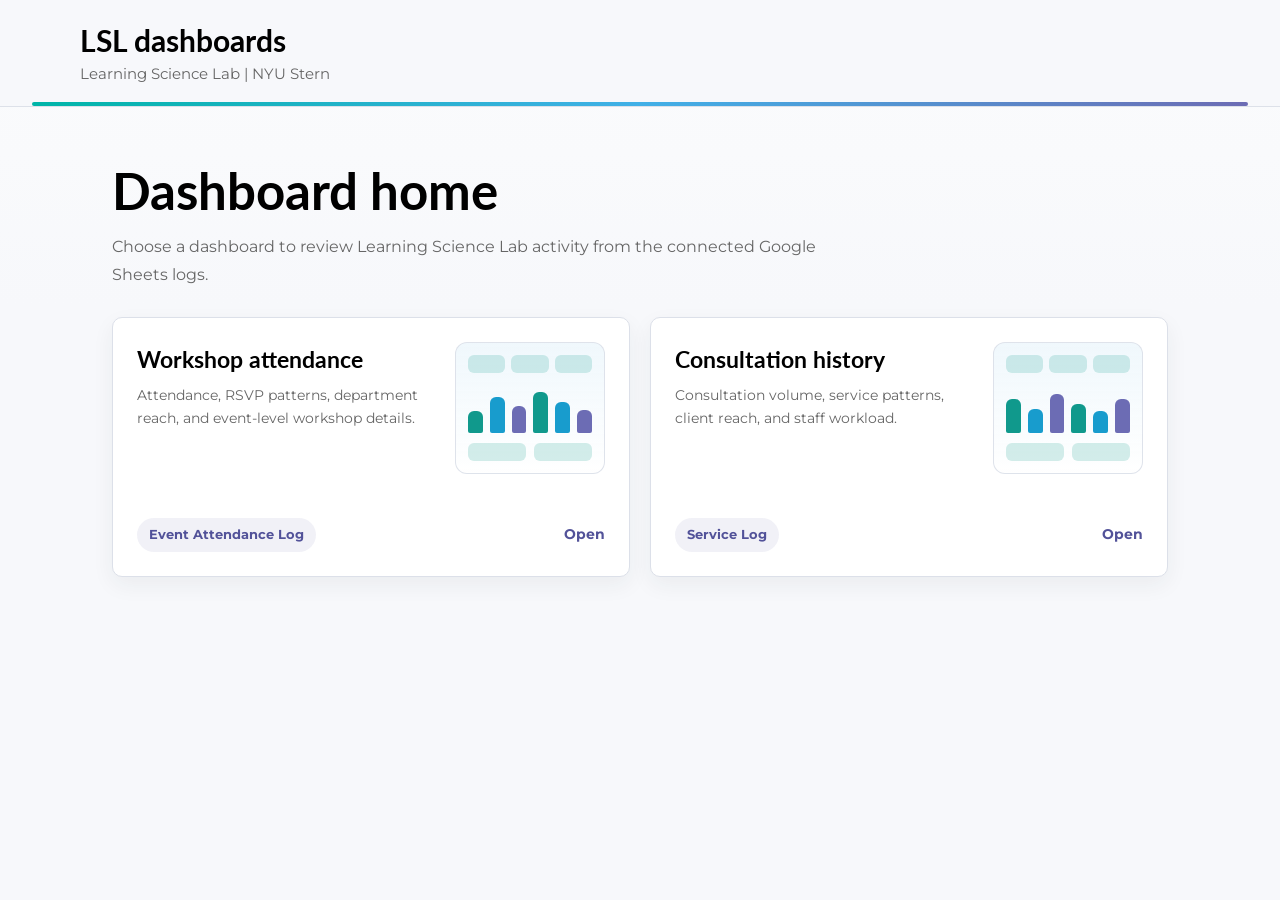
<file: index.html>
<!DOCTYPE html>
<html lang="en">
<head>
<meta charset="UTF-8" />
<meta name="viewport" content="width=device-width, initial-scale=1.0" />
<title>LSL dashboards</title>

<link rel="preconnect" href="https://fonts.googleapis.com" />
<link rel="preconnect" href="https://fonts.gstatic.com" crossorigin />
<link href="https://fonts.googleapis.com/css2?family=Lato:wght@700&family=Montserrat:wght@400;500;600;700&display=swap" rel="stylesheet" />

<link rel="stylesheet" href="styles.css?v=20260425-1" />
</head>
<body class="page-home">
<header>
  <div class="header-inner">
    <h1>LSL dashboards</h1>
    <p>Learning Science Lab | NYU Stern</p>
  </div>
</header>

<main>
  <section class="intro" aria-labelledby="page-title">
    <h2 id="page-title">Dashboard home</h2>
    <p>Choose a dashboard to review Learning Science Lab activity from the connected Google Sheets logs.</p>
  </section>

  <section class="dashboard-grid" aria-label="Available dashboards">
    <a class="dashboard-card" href="workshop-attendance.html">
      <div class="card-top">
        <div>
          <h3 class="card-title">Workshop attendance</h3>
          <p class="card-copy">Attendance, RSVP patterns, department reach, and event-level workshop details.</p>
        </div>
        <div class="preview" aria-hidden="true">
          <div class="preview-kpis"><span></span><span></span><span></span></div>
          <div class="preview-bars"><span class="bar-h-42"></span><span class="bar-h-78"></span><span class="bar-h-58"></span><span class="bar-h-88"></span><span class="bar-h-66"></span><span class="bar-h-48"></span></div>
          <div class="preview-footer"><span></span><span></span></div>
        </div>
      </div>
      <div class="card-meta">
        <span class="card-chip">Event Attendance Log</span>
        <span>Open</span>
      </div>
    </a>

    <a class="dashboard-card" href="consultations.html">
      <div class="card-top">
        <div>
          <h3 class="card-title">Consultation history</h3>
          <p class="card-copy">Consultation volume, service patterns, client reach, and staff workload.</p>
        </div>
        <div class="preview" aria-hidden="true">
          <div class="preview-kpis"><span></span><span></span><span></span></div>
          <div class="preview-bars"><span class="bar-h-74"></span><span class="bar-h-52"></span><span class="bar-h-84"></span><span class="bar-h-62"></span><span class="bar-h-46"></span><span class="bar-h-72"></span></div>
          <div class="preview-footer"><span></span><span></span></div>
        </div>
      </div>
      <div class="card-meta">
        <span class="card-chip">Service Log</span>
        <span>Open</span>
      </div>
    </a>
  </section>
</main>
</body>
</html>
</file>
<file: styles.css>
:root {
  --bg: #f7f8fb;
  --surface: #ffffff;
  --surface-alt: #eefbf8;
  --surface-blue: #eef7fc;
  --border: #dce0e9;
  --border-strong: #bfd7dd;
  --text: #333333;
  --text-strong: #000000;
  --muted: #666666;
  --teal-light: #89e5da;
  --teal: #00b5a8;
  --teal-dark: #10998c;
  --blue-light: #71cce1;
  --blue: #41b0e7;
  --blue-dark: #189ccd;
  --purple-light: #8788c1;
  --purple: #6c6cb4;
  --purple-dark: #525299;
  --shadow: 0 8px 22px rgba(28, 44, 58, 0.06);
  --radius: 10px;
  --radius-sm: 8px;
  --max-width: 1280px;
  --palette: #10998c, #41b0e7, #6c6cb4, #00b5a8, #189ccd, #525299, #89e5da, #71cce1;
}

*, *::before, *::after {
  box-sizing: border-box;
  margin: 0;
  padding: 0;
}

body {
  min-height: 100vh;
  background: var(--bg);
  background-image: linear-gradient(180deg, #fbfcfd 0%, #f7f8fb 24%, #f7f8fb 100%);
  color: var(--text);
  font-family: 'Montserrat', Arial, sans-serif;
  font-size: 14px;
  line-height: 1.5;
}

body.page-home {
  --max-width: 1120px;
  background-image: linear-gradient(180deg, #fbfcfd 0%, var(--bg) 34%, var(--bg) 100%);
}

a {
  color: var(--teal-dark);
  text-decoration: underline;
  text-decoration-thickness: 1.5px;
  text-underline-offset: 2px;
}

button,
input,
select {
  font: inherit;
}

.sr-only {
  position: absolute;
  width: 1px;
  height: 1px;
  padding: 0;
  margin: -1px;
  overflow: hidden;
  clip: rect(0, 0, 0, 0);
  white-space: nowrap;
  border: 0;
}

/* Home */
.page-home a {
  color: inherit;
  text-decoration: none;
}

.page-home header {
  padding: 24px 32px 20px;
  border-bottom: 1px solid rgba(220, 224, 233, 0.92);
  position: sticky;
  top: 0;
  background: rgba(247, 248, 251, 0.94);
  backdrop-filter: blur(14px);
  z-index: 10;
}

.page-home header::after {
  content: '';
  position: absolute;
  left: 32px;
  right: 32px;
  bottom: 0;
  height: 4px;
  border-radius: 999px;
  background: linear-gradient(90deg, var(--teal) 0%, var(--blue) 50%, var(--purple) 100%);
}

.page-home .header-inner {
  max-width: var(--max-width);
  margin: 0 auto;
}

.page-home h1 {
  font-family: 'Lato', Arial, sans-serif;
  font-size: 1.9rem;
  line-height: 1.1;
  color: var(--text-strong);
}

.page-home header p {
  margin-top: 6px;
  color: var(--muted);
  font-size: 0.95rem;
}

.page-home main {
  max-width: var(--max-width);
  margin: 0 auto;
  padding: 56px 32px 72px;
}

.intro {
  max-width: 760px;
  margin-bottom: 28px;
}

.intro h2 {
  font-family: 'Lato', Arial, sans-serif;
  font-size: clamp(2rem, 4vw, 3.4rem);
  line-height: 1.08;
  color: var(--text-strong);
}

.intro p {
  margin-top: 14px;
  color: var(--muted);
  font-size: 1rem;
  line-height: 1.75;
}

.dashboard-grid {
  display: grid;
  grid-template-columns: repeat(2, minmax(0, 1fr));
  gap: 20px;
}

.dashboard-card {
  min-height: 260px;
  display: grid;
  grid-template-rows: 1fr auto;
  gap: 22px;
  padding: 24px;
  background: #fff;
  border: 1px solid var(--border);
  border-radius: var(--radius);
  box-shadow: var(--shadow);
  color: inherit;
  text-decoration: none;
  transition: transform .15s ease, box-shadow .15s ease, border-color .15s ease;
}

.dashboard-card:hover {
  transform: translateY(-2px);
  border-color: rgba(16, 153, 140, 0.32);
  box-shadow: 0 12px 28px rgba(28, 44, 58, 0.09);
}

.card-top {
  display: grid;
  grid-template-columns: 1fr 150px;
  gap: 18px;
  align-items: start;
}

.card-title {
  font-family: 'Lato', Arial, sans-serif;
  font-size: 1.45rem;
  color: var(--text-strong);
}

.card-copy {
  margin-top: 8px;
  color: var(--muted);
  line-height: 1.65;
}

.card-meta {
  display: flex;
  align-items: center;
  justify-content: space-between;
  gap: 14px;
  color: var(--purple-dark);
  font-size: 0.9rem;
  font-weight: 700;
}

.card-chip {
  display: inline-flex;
  align-items: center;
  min-height: 34px;
  padding: 7px 12px;
  border-radius: 999px;
  background: rgba(82, 82, 153, 0.08);
  color: var(--purple-dark);
  font-size: 0.82rem;
  white-space: nowrap;
}

.preview {
  height: 132px;
  padding: 12px;
  border: 1px solid rgba(220, 224, 233, 0.9);
  border-radius: 12px;
  background: linear-gradient(180deg, rgba(238, 247, 252, 0.9), rgba(255, 255, 255, 0.96));
  display: grid;
  grid-template-rows: 18px 1fr 18px;
  gap: 10px;
}

.preview-kpis {
  display: grid;
  grid-template-columns: repeat(3, 1fr);
  gap: 6px;
}

.preview-kpis span,
.preview-footer span {
  border-radius: 6px;
  background: rgba(16, 153, 140, 0.18);
}

.preview-bars {
  display: flex;
  align-items: end;
  gap: 7px;
  padding-top: 4px;
}

.preview-bars span {
  flex: 1;
  min-height: 22px;
  border-radius: 6px 6px 2px 2px;
  background: var(--teal-dark);
}

.preview-bars span:nth-child(2),
.preview-bars span:nth-child(5) {
  background: var(--blue-dark);
}

.preview-bars span:nth-child(3),
.preview-bars span:nth-child(6) {
  background: var(--purple);
}

.bar-h-42 { height: 42%; }
.bar-h-46 { height: 46%; }
.bar-h-48 { height: 48%; }
.bar-h-52 { height: 52%; }
.bar-h-58 { height: 58%; }
.bar-h-62 { height: 62%; }
.bar-h-66 { height: 66%; }
.bar-h-72 { height: 72%; }
.bar-h-74 { height: 74%; }
.bar-h-78 { height: 78%; }
.bar-h-84 { height: 84%; }
.bar-h-88 { height: 88%; }

.preview-footer {
  display: grid;
  grid-template-columns: 1fr 1fr;
  gap: 8px;
}

/* Shared dashboards */
.page-dashboard header {
  padding: 24px 32px 20px;
  border-bottom: 1px solid rgba(220, 224, 233, 0.92);
  display: flex;
  align-items: flex-end;
  justify-content: space-between;
  gap: 16px;
  position: sticky;
  top: 0;
  background: rgba(247, 248, 251, 0.94);
  backdrop-filter: blur(14px);
  z-index: 100;
}

.page-dashboard header::after {
  content: '';
  position: absolute;
  left: 32px;
  right: 32px;
  bottom: 0;
  height: 4px;
  border-radius: 999px;
  background: linear-gradient(90deg, var(--teal) 0%, var(--blue) 50%, var(--purple) 100%);
}

.header-left h1 {
  font-family: 'Lato', Arial, sans-serif;
  font-size: 1.9rem;
  line-height: 1.1;
  color: var(--text-strong);
}

.header-left p {
  margin-top: 6px;
  color: var(--muted);
  font-size: 0.95rem;
}

.header-right {
  display: flex;
  align-items: center;
  gap: 12px;
  flex-wrap: wrap;
  justify-content: flex-end;
}

#status-pill {
  font-size: 0.8rem;
  font-weight: 700;
  padding: 7px 14px;
  border-radius: 99px;
  border: 2px solid var(--border);
  color: var(--muted);
  background: rgba(255, 255, 255, 0.78);
  transition: all .25s ease;
}

#status-pill.connected {
  border-color: rgba(16, 153, 140, 0.28);
  color: var(--teal-dark);
  background: rgba(137, 229, 218, 0.28);
}

#sign-in-btn,
#landing-btn {
  background: linear-gradient(135deg, var(--teal-dark), var(--blue-dark));
  color: #fff;
  border: none;
  padding: 11px 22px;
  border-radius: 999px;
  font-size: 0.95rem;
  font-weight: 700;
  cursor: pointer;
  transition: transform .15s ease, box-shadow .15s ease, opacity .15s ease;
  box-shadow: 0 10px 22px rgba(24, 156, 205, 0.2);
}

#sign-in-btn:hover,
#landing-btn:hover {
  opacity: 0.96;
  transform: translateY(-1px);
  box-shadow: 0 14px 26px rgba(24, 156, 205, 0.24);
}

#sign-in-btn:active,
#landing-btn:active {
  transform: translateY(0);
}

#sign-out-btn {
  display: none;
  background: #fff;
  color: var(--purple-dark);
  border: 2px solid rgba(108, 108, 180, 0.22);
  padding: 10px 16px;
  border-radius: 999px;
  font-size: 0.9rem;
  font-weight: 600;
  cursor: pointer;
  transition: background-color .2s ease, border-color .2s ease;
}

#sign-out-btn:hover {
  background: rgba(135, 136, 193, 0.08);
  border-color: rgba(108, 108, 180, 0.4);
}

.page-dashboard #landing,
.page-dashboard #loader,
.page-dashboard #dashboard,
.page-dashboard #error-msg {
  display: none;
}

.page-dashboard[data-ui-state="landing"] #landing {
  display: flex;
}

.page-dashboard[data-ui-state="loading"] #loader {
  display: flex;
}

.page-dashboard[data-ui-state="dashboard"] #dashboard {
  display: block;
}

.page-dashboard[data-ui-state="dashboard"] #sign-in-btn {
  display: none;
}

.page-dashboard[data-ui-state="dashboard"] #sign-out-btn {
  display: block;
}

.page-dashboard #error-msg.is-visible {
  display: block;
}

#landing {
  flex-direction: column;
  align-items: center;
  justify-content: center;
  min-height: calc(100vh - 102px);
  gap: 18px;
  text-align: center;
  padding: 56px 24px 64px;
  position: relative;
}

#landing > * {
  position: relative;
  z-index: 1;
}

#landing .big {
  font-family: 'Lato', Arial, sans-serif;
  font-size: clamp(2.4rem, 5vw, 4.25rem);
  line-height: 1.04;
  max-width: 780px;
  color: var(--text-strong);
}

.page-consultations #landing .big {
  max-width: 820px;
}

#landing .big em {
  color: var(--purple-dark);
  font-style: normal;
}

#landing .sub {
  color: var(--muted);
  max-width: 620px;
  font-size: 1.02rem;
  line-height: 1.75;
}

.page-consultations #landing .sub {
  max-width: 660px;
}

#landing-btn {
  margin-top: 10px;
  padding-inline: 32px;
}

#filters {
  max-width: var(--max-width);
  margin: 28px auto 0;
  background: #fff;
  border: 1px solid var(--border);
  border-radius: var(--radius);
  box-shadow: var(--shadow);
}

.filters-toggle {
  display: flex;
  align-items: center;
  justify-content: space-between;
  gap: 12px;
  padding: 13px 16px;
  width: 100%;
  background: transparent;
  border: none;
  cursor: pointer;
  text-align: left;
  border-radius: var(--radius);
  transition: background-color .15s ease;
}

.filters-toggle:hover {
  background: rgba(16, 153, 140, 0.04);
}

.filters-toggle-left {
  display: flex;
  align-items: center;
  gap: 10px;
}

.filters-toggle-label {
  font-size: 0.88rem;
  font-weight: 700;
  color: var(--text);
}

.filters-active-badge {
  display: none;
  align-items: center;
  min-height: 22px;
  padding: 2px 9px;
  border-radius: 999px;
  background: rgba(16, 153, 140, 0.12);
  color: var(--teal-dark);
  font-size: 0.78rem;
  font-weight: 700;
}

.filters-active-badge.visible {
  display: inline-flex;
}

.filters-toggle-chevron {
  width: 16px;
  height: 16px;
  flex: 0 0 auto;
  color: var(--muted);
  transition: transform .2s ease;
}

#filters.filters-open .filters-toggle-chevron {
  transform: rotate(180deg);
}

.filters-body {
  display: none;
  padding: 0 16px 16px;
  gap: 12px;
  align-items: flex-start;
}

#filters.filters-open .filters-body {
  display: flex;
}

.filters-list {
  display: flex;
  flex: 1;
  flex-wrap: wrap;
  gap: 10px 12px;
}

.filter-group {
  position: relative;
  display: flex;
  flex-direction: column;
  gap: 5px;
  flex: 1 1 160px;
  min-width: 150px;
}

.page-consultations .filter-group {
  flex-basis: 190px;
  min-width: 170px;
}

.filter-group label {
  font-size: 0.78rem;
  font-weight: 700;
  color: var(--text);
}

.filter-trigger,
.date-input {
  background: #fff;
  border: 2px solid var(--border);
  color: var(--text);
  padding: 9px 34px 9px 11px;
  border-radius: 12px;
  font-size: 0.88rem;
  width: 100%;
  min-height: 44px;
  transition: border-color .2s ease, box-shadow .2s ease;
}

.filter-trigger {
  background-image: url("data:image/svg+xml,%3Csvg xmlns='http://www.w3.org/2000/svg' width='12' height='8' viewBox='0 0 12 8'%3E%3Cpath d='M1 1.5 6 6.5l5-5' fill='none' stroke='%2310998C' stroke-width='2' stroke-linecap='round' stroke-linejoin='round'/%3E%3C/svg%3E");
  background-repeat: no-repeat;
  background-position: right 12px center;
  cursor: pointer;
  text-align: left;
}

.date-input {
  padding-right: 12px;
}

.filter-trigger:hover,
.date-input:hover {
  border-color: var(--border-strong);
}

.filter-trigger:focus-visible,
.date-input:focus-visible {
  outline: none;
  border-color: var(--teal-dark);
  box-shadow: 0 0 0 4px rgba(137, 229, 218, 0.28);
}

.filter-group.open .filter-trigger {
  border-color: var(--teal-dark);
  box-shadow: 0 0 0 4px rgba(137, 229, 218, 0.18);
}

.filter-trigger-text {
  display: block;
  overflow: hidden;
  text-overflow: ellipsis;
  white-space: nowrap;
  padding-right: 10px;
}

.filter-trigger.active .filter-trigger-text {
  color: var(--text-strong);
  font-weight: 600;
}

.filter-menu {
  position: absolute;
  top: calc(100% + 8px);
  left: 0;
  min-width: 220px;
  width: max-content;
  max-width: 320px;
  z-index: 30;
  background: #fff;
  border: 1px solid var(--border);
  border-radius: 16px;
  box-shadow: 0 18px 40px rgba(17, 62, 87, 0.14);
  overflow: hidden;
}

.filter-menu[hidden] {
  display: none;
}

.filter-menu-header {
  display: flex;
  align-items: center;
  justify-content: space-between;
  gap: 12px;
  padding: 12px 14px;
  border-bottom: 1px solid var(--border);
  background: linear-gradient(180deg, rgba(238, 251, 248, 0.9), rgba(255, 255, 255, 0.96));
}

.filter-menu-title {
  font-size: 0.86rem;
  font-weight: 700;
  color: var(--text);
}

.filter-clear {
  background: transparent;
  border: none;
  color: var(--purple-dark);
  font-size: 0.82rem;
  font-weight: 700;
  cursor: pointer;
  text-decoration: underline;
  text-underline-offset: 2px;
}

.filter-clear:disabled {
  color: var(--muted);
  cursor: default;
  text-decoration: none;
  opacity: 0.7;
}

.filter-options {
  max-height: 280px;
  overflow-y: auto;
  padding: 8px;
}

.filter-option {
  display: flex;
  align-items: center;
  gap: 10px;
  width: 100%;
  padding: 9px 10px;
  border-radius: 10px;
  cursor: pointer;
  transition: background-color .15s ease;
}

.filter-option:hover {
  background: #f7f8fb;
}

.filter-option.is-disabled {
  color: var(--muted);
  opacity: 0.65;
}

.filter-option input {
  width: 16px;
  height: 16px;
  accent-color: var(--teal-dark);
  flex: 0 0 auto;
}

.filter-option-text {
  flex: 1;
  min-width: 0;
  display: flex;
  align-items: baseline;
  justify-content: space-between;
  gap: 10px;
}

.filter-option-label {
  overflow: hidden;
  text-overflow: ellipsis;
  white-space: nowrap;
  font-size: 0.9rem;
  color: inherit;
}

.filter-option-count {
  flex: 0 0 auto;
  font-size: 0.8rem;
  color: var(--muted);
}

.filter-empty {
  padding: 14px 12px;
  font-size: 0.88rem;
  color: var(--muted);
}

#reset-btn {
  align-self: flex-end;
  background: rgba(82, 82, 153, 0.08);
  border: 2px solid rgba(82, 82, 153, 0.14);
  color: var(--purple-dark);
  padding: 9px 18px;
  border-radius: 12px;
  font-size: 0.88rem;
  font-weight: 700;
  cursor: pointer;
  transition: background-color .2s ease, border-color .2s ease;
  min-height: 44px;
}

#reset-btn:hover {
  background: rgba(82, 82, 153, 0.12);
  border-color: rgba(82, 82, 153, 0.22);
}

.kpi-row {
  max-width: var(--max-width);
  margin: 24px auto 0;
  display: grid;
  grid-template-columns: repeat(4, 1fr);
  gap: 18px;
}

.page-consultations .kpi-row {
  grid-template-columns: repeat(auto-fit, minmax(min(240px, 100%), 1fr));
}

.kpi {
  background: #fff;
  padding: 22px 22px;
  border-radius: var(--radius);
  border: 1px solid var(--border);
  box-shadow: var(--shadow);
  display: flex;
  flex-direction: column;
  gap: 8px;
  min-height: 138px;
}

.page-consultations .kpi {
  padding: 22px 20px;
  min-height: 136px;
}

.kpi-label {
  font-size: 0.82rem;
  font-weight: 700;
  color: var(--muted);
}

.kpi-value {
  font-family: 'Lato', Arial, sans-serif;
  font-size: clamp(2rem, 4vw, 3rem);
  line-height: 1.05;
  color: var(--text-strong);
}

.page-consultations .kpi-value {
  font-size: clamp(1.85rem, 3vw, 2.75rem);
}

.kpi-sub {
  font-size: 0.9rem;
  color: var(--muted);
}

.page-consultations .kpi-sub {
  font-size: 0.86rem;
}

.kpi:nth-child(1) {
  border-top: 4px solid rgba(16, 153, 140, 0.7);
}

.kpi:nth-child(2) {
  border-top: 4px solid rgba(24, 156, 205, 0.7);
}

.kpi:nth-child(3) {
  border-top: 4px solid rgba(82, 82, 153, 0.68);
}

.kpi:nth-child(4) {
  border-top: 4px solid rgba(0, 181, 168, 0.62);
}

.kpi:nth-child(5) {
  border-top: 4px solid rgba(65, 176, 231, 0.64);
}

.kpi:nth-child(1) .kpi-value {
  color: var(--teal-dark);
}

.kpi:nth-child(2) .kpi-value,
.kpi:nth-child(5) .kpi-value {
  color: var(--blue-dark);
}

.kpi:nth-child(3) .kpi-value {
  color: var(--purple-dark);
}

.kpi:nth-child(4) .kpi-value {
  color: var(--teal);
}

.chart-grid {
  max-width: var(--max-width);
  margin: 24px auto 0;
  display: grid;
  grid-template-columns: 1fr 1fr;
  gap: 20px;
}

.chart-grid.full {
  grid-template-columns: 1fr;
}

.chart-card {
  background: #fff;
  padding: 24px;
  border: 1px solid var(--border);
  border-radius: var(--radius);
  box-shadow: var(--shadow);
  display: flex;
  flex-direction: column;
  gap: 16px;
}

.chart-card-header {
  display: flex;
  align-items: flex-start;
  justify-content: space-between;
  gap: 16px;
}

.chart-card-heading {
  display: flex;
  flex-direction: column;
  gap: 8px;
}

.chart-title {
  font-family: 'Lato', Arial, sans-serif;
  font-size: 1.22rem;
  color: var(--text-strong);
}

.chart-subtitle {
  font-size: 0.92rem;
  color: var(--muted);
}

.page-consultations .chart-card > .chart-subtitle {
  margin-top: -8px;
}

.chart-select {
  min-width: 210px;
  background: #fff;
  border: 2px solid var(--border);
  color: var(--text);
  padding: 9px 34px 9px 12px;
  border-radius: 12px;
  font-size: 0.88rem;
  font-weight: 600;
  cursor: pointer;
  appearance: none;
  background-image: url("data:image/svg+xml,%3Csvg xmlns='http://www.w3.org/2000/svg' width='12' height='8' viewBox='0 0 12 8'%3E%3Cpath d='M1 1.5 6 6.5l5-5' fill='none' stroke='%2310998C' stroke-width='2' stroke-linecap='round' stroke-linejoin='round'/%3E%3C/svg%3E");
  background-repeat: no-repeat;
  background-position: right 12px center;
  transition: border-color .2s ease, box-shadow .2s ease;
}

.chart-select:hover {
  border-color: var(--border-strong);
}

.chart-select:focus-visible {
  outline: none;
  border-color: var(--teal-dark);
  box-shadow: 0 0 0 4px rgba(137, 229, 218, 0.28);
}

.chart-wrap {
  position: relative;
  height: 280px;
}

.chart-wrap.faculty-donut,
.chart-wrap.labeled-donut {
  height: 350px;
}

.chart-wrap.tall {
  height: 360px;
}

.dept-attendee-grid {
  grid-template-columns: 3fr 2fr;
  grid-template-rows: 480px;
  align-items: stretch;
}

.dept-attendee-grid .attendee-table-section {
  display: flex;
  flex-direction: column;
}

.attendee-tbl-wrap {
  flex: 1;
  overflow-y: auto;
  min-height: 300px;
}

.chart-wrap.timeline {
  height: 460px;
}

.table-section {
  max-width: var(--max-width);
  margin: 24px auto 40px;
  padding: 0;
}

.data-context {
  max-width: var(--max-width);
  margin: 14px auto 0;
  display: flex;
  flex-wrap: wrap;
  align-items: center;
  gap: 8px;
  color: var(--muted);
  font-size: 0.9rem;
}

.context-chip {
  display: inline-flex;
  align-items: center;
  min-height: 30px;
  padding: 5px 10px;
  border: 1px solid var(--border);
  border-radius: 999px;
  background: #fff;
  color: var(--text);
  font-weight: 600;
}

.table-header {
  display: flex;
  align-items: baseline;
  justify-content: space-between;
  gap: 16px;
  margin-bottom: 16px;
}

.table-tools {
  display: flex;
  align-items: flex-end;
  justify-content: space-between;
  gap: 14px;
  margin-bottom: 14px;
}

.table-search-group {
  width: 100%;
  max-width: 520px;
  display: flex;
  flex-direction: column;
  gap: 6px;
}

.table-tools .table-search-group {
  flex: 1 1 320px;
}

.table-search-group label {
  font-size: 0.82rem;
  font-weight: 700;
  color: var(--text);
}

.table-search {
  width: 100%;
  min-height: 42px;
  padding: 9px 12px;
  border: 2px solid var(--border);
  border-radius: var(--radius-sm);
  background: #fff;
  color: var(--text);
}

.table-search:focus-visible {
  outline: none;
  border-color: var(--teal-dark);
  box-shadow: 0 0 0 4px rgba(137, 229, 218, 0.24);
}

.export-btn {
  min-height: 42px;
  padding: 9px 14px;
  border: 2px solid rgba(82, 82, 153, 0.14);
  border-radius: var(--radius-sm);
  background: #fff;
  color: var(--purple-dark);
  font-weight: 700;
  cursor: pointer;
}

.export-btn:hover {
  border-color: rgba(82, 82, 153, 0.32);
  background: rgba(82, 82, 153, 0.06);
}

.sort-button {
  display: inline-flex;
  align-items: center;
  gap: 6px;
  border: 0;
  padding: 0;
  background: transparent;
  color: inherit;
  font: inherit;
  font-weight: 700;
  cursor: pointer;
}

th.num .sort-button {
  justify-content: flex-end;
  width: 100%;
}

.sort-button:hover {
  color: var(--teal-dark);
}

.sort-indicator {
  min-width: 10px;
  color: var(--muted);
  font-size: 0.78rem;
}

.table-header h2 {
  font-family: 'Lato', Arial, sans-serif;
  font-size: 1.5rem;
  color: var(--text-strong);
}

.table-header span {
  font-size: 0.9rem;
  font-weight: 700;
  color: var(--muted);
}

.tbl-wrap {
  overflow-x: auto;
  border-radius: var(--radius);
  border: 1px solid var(--border);
  background: rgba(255, 255, 255, 0.96);
  box-shadow: var(--shadow);
}

.workshop-table-wrap,
.client-table-wrap {
  max-height: 560px;
  overflow: auto;
}

table {
  width: 100%;
  border-collapse: collapse;
  font-size: 0.95rem;
}

th {
  background: var(--surface-blue);
  padding: 14px 16px;
  text-align: left;
  font-size: 0.8rem;
  font-weight: 700;
  color: var(--text);
  border-bottom: 2px solid var(--border);
  white-space: nowrap;
}

.workshop-table-wrap th,
.client-table-wrap th {
  position: sticky;
  top: 0;
  z-index: 1;
}

td {
  padding: 14px 16px;
  border-bottom: 1px solid var(--border);
  color: var(--text);
  vertical-align: top;
}

.rate-badge,
.status-badge,
.hours-badge {
  display: inline-flex;
  align-items: center;
  min-height: 26px;
  padding: 3px 8px;
  border-radius: 999px;
  font-size: 0.82rem;
  font-weight: 700;
  white-space: nowrap;
}

.new-attendee-count {
  display: inline-flex;
  align-items: center;
  min-height: 26px;
  cursor: help;
  outline: none;
}

.new-attendee-count:focus-visible {
  border-radius: 4px;
  box-shadow: 0 0 0 3px rgba(137, 229, 218, 0.32);
}

#dashboard-tooltip {
  position: fixed;
  z-index: 1000;
  display: none;
  max-width: min(360px, calc(100vw - 24px));
  padding: 9px 11px;
  border: 1px solid rgba(16, 153, 140, 0.24);
  border-radius: 8px;
  background: #ffffff;
  box-shadow: 0 12px 28px rgba(28, 44, 58, 0.16);
  color: var(--text);
  font-size: 0.82rem;
  font-weight: 600;
  line-height: 1.45;
  pointer-events: none;
}

#dashboard-tooltip.is-visible {
  display: block;
}

.rate-high,
.status-resolved {
  background: rgba(16, 153, 140, 0.12);
  color: var(--teal-dark);
}

.rate-mid,
.status-referred,
.hours-high {
  background: rgba(24, 156, 205, 0.12);
  color: var(--blue-dark);
}

.rate-low,
.status-open {
  background: rgba(82, 82, 153, 0.12);
  color: var(--purple-dark);
}

.status-neutral,
.hours-normal {
  background: rgba(102, 102, 102, 0.1);
  color: var(--muted);
}

tr:last-child td {
  border-bottom: none;
}

tr:hover td {
  background: #fbfdfe;
}

.badge {
  display: inline-block;
  padding: 4px 10px;
  border-radius: 99px;
  font-size: 0.82rem;
  font-weight: 700;
  white-space: nowrap;
}

.badge-type-bootcamp {
  background: rgba(82, 82, 153, 0.13);
  color: #525299;
}

.badge-type-workshop {
  background: rgba(16, 153, 140, 0.13);
  color: #10998c;
}

.badge-type-seminar {
  background: rgba(108, 108, 180, 0.13);
  color: #6c6cb4;
}

.badge-type-webinar {
  background: rgba(24, 156, 205, 0.13);
  color: #189ccd;
}

.badge-type-default {
  background: rgba(102, 102, 102, 0.13);
  color: #666666;
}

.num {
  text-align: right;
}

#loader {
  flex-direction: column;
  align-items: center;
  justify-content: center;
  min-height: calc(100vh - 90px);
  gap: 16px;
  color: var(--muted);
  font-size: 0.95rem;
}

.spinner {
  width: 36px;
  height: 36px;
  border: 4px solid rgba(220, 224, 233, 0.8);
  border-top-color: var(--teal-dark);
  border-radius: 50%;
  animation: spin .8s linear infinite;
}

@keyframes spin {
  to {
    transform: rotate(360deg);
  }
}

#error-msg {
  max-width: min(var(--max-width), calc(100% - 48px));
  margin: 24px auto 0;
  padding: 18px 20px;
  background: rgba(82, 82, 153, 0.08);
  border: 2px solid rgba(82, 82, 153, 0.18);
  border-radius: var(--radius-sm);
  color: var(--purple-dark);
  font-size: 0.95rem;
  font-weight: 600;
  line-height: 1.6;
}

@media (max-width: 980px) {
  .page-workshop .kpi-row {
    grid-template-columns: 1fr 1fr;
  }

  .page-dashboard .chart-grid {
    grid-template-columns: 1fr;
  }

  .page-workshop .dept-attendee-grid {
    grid-template-rows: auto;
  }

  .page-workshop .attendee-tbl-wrap {
    flex: 0 1 auto;
    min-height: 0;
    max-height: 420px;
  }
}

@media (max-width: 820px) {
  .page-home header {
    padding: 20px 22px 18px;
  }

  .page-home header::after {
    left: 22px;
    right: 22px;
  }

  .page-home main {
    padding: 42px 20px 56px;
  }

  .dashboard-grid {
    grid-template-columns: 1fr;
  }
}

@media (max-width: 800px) {
  .page-dashboard header {
    padding: 18px 20px 16px;
    align-items: flex-start;
    flex-direction: column;
  }

  .page-dashboard header::after {
    left: 20px;
    right: 20px;
  }

  .header-right {
    width: 100%;
    justify-content: flex-start;
  }

  #filters {
    margin: 20px 20px 0;
  }

  .filters-body {
    padding: 0 18px 18px;
    flex-direction: column;
  }

  .filters-list {
    width: 100%;
  }

  .kpi-row,
  .data-context,
  .chart-grid,
  .table-section {
    margin-left: 20px;
    margin-right: 20px;
  }

  .page-consultations .kpi-row {
    grid-template-columns: 1fr 1fr;
  }

  .table-header {
    flex-direction: column;
    align-items: flex-start;
  }

  .table-tools {
    align-items: stretch;
    flex-direction: column;
  }

  .table-search-group {
    max-width: none;
  }

  .table-tools .table-search-group {
    flex: 0 1 auto;
  }

  .chart-card-header {
    flex-direction: column;
  }

  .chart-select {
    width: 100%;
    min-width: 0;
  }
}

@media (max-width: 560px) {
  .card-top {
    grid-template-columns: 1fr;
  }

  .preview {
    height: 120px;
  }

  .page-dashboard .kpi-row {
    grid-template-columns: 1fr;
  }

  #landing {
    padding: 40px 20px 56px;
    min-height: calc(100vh - 120px);
  }

  .chart-card,
  .kpi {
    padding: 22px 18px;
  }

  .chart-wrap.timeline {
    height: 390px;
  }

  .chart-wrap.faculty-donut,
  .chart-wrap.labeled-donut {
    height: 340px;
  }
}
</file>
